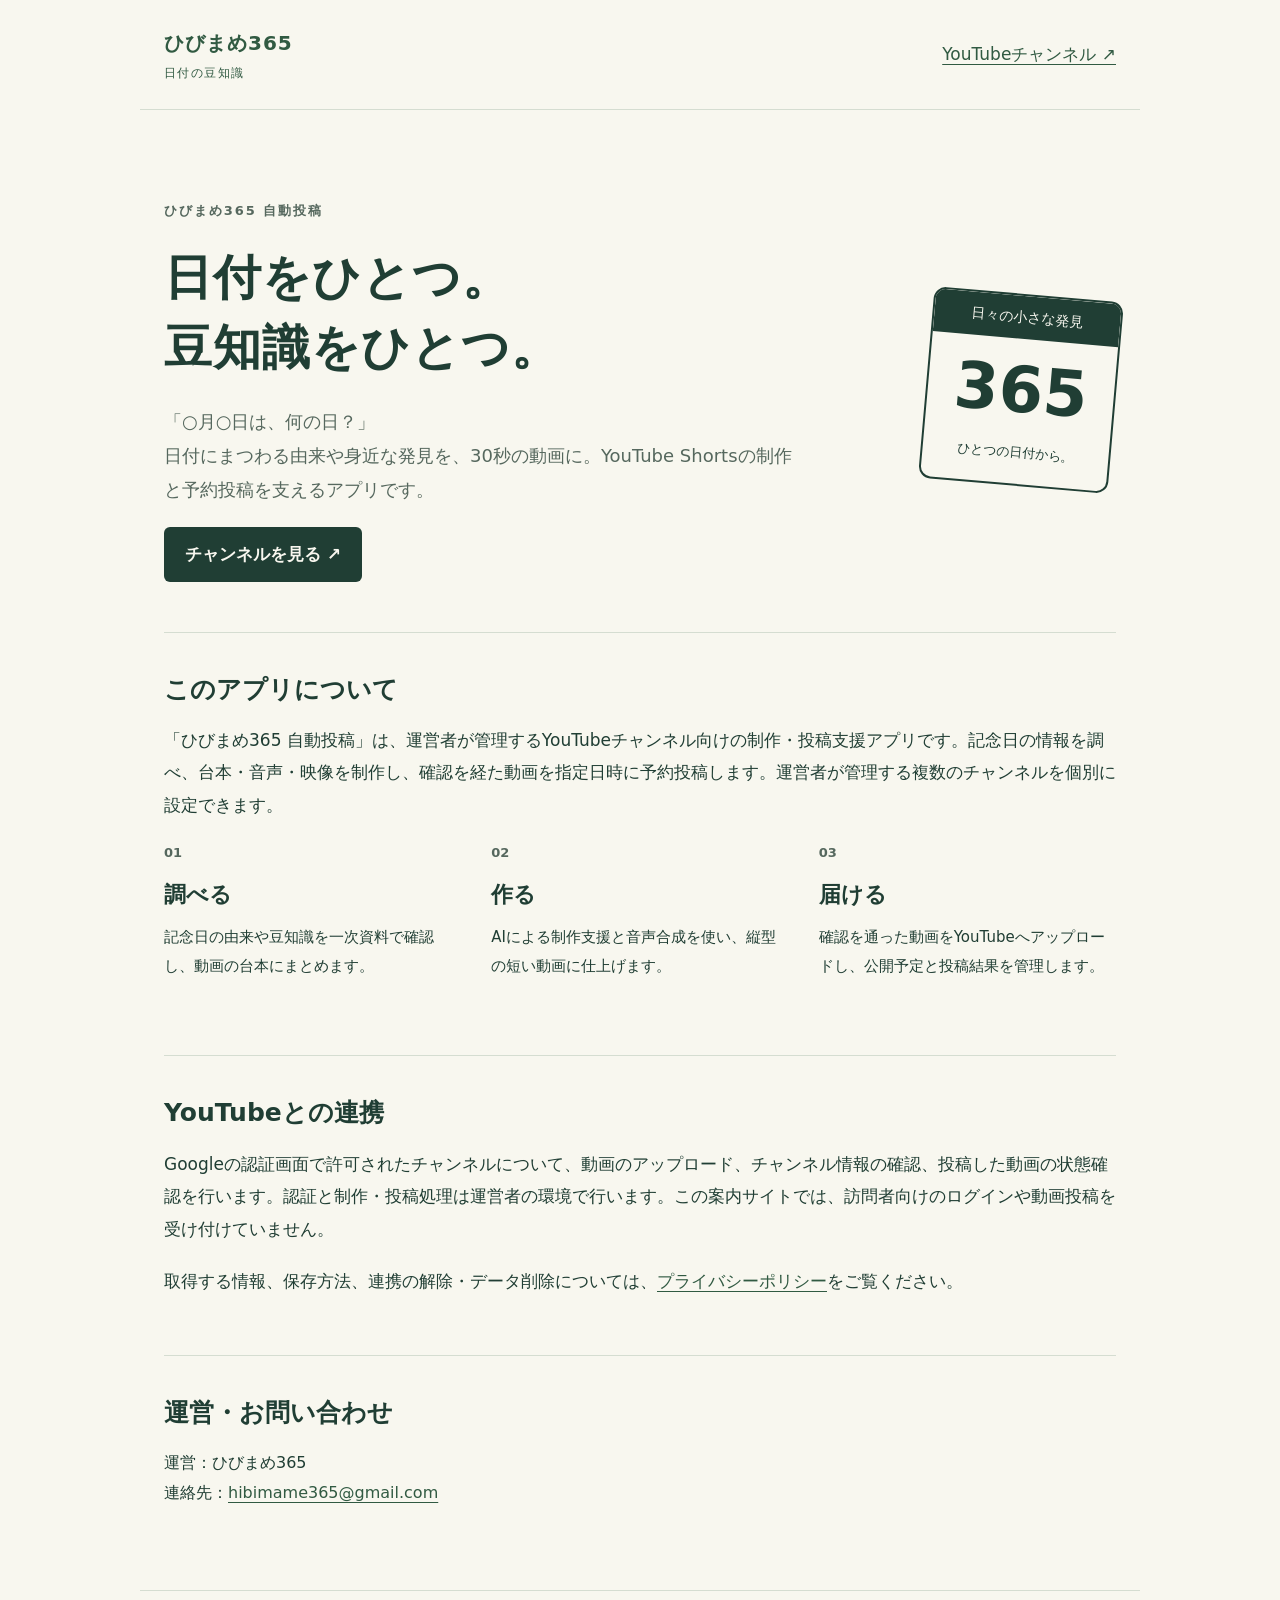
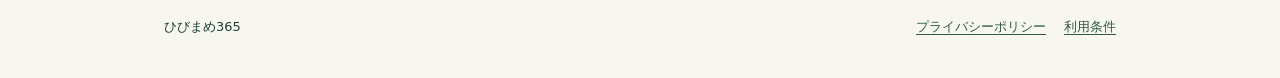
<file: index.html>
<!doctype html>
<html lang="ja"><head><meta charset="utf-8"><meta name="viewport" content="width=device-width,initial-scale=1"><meta name="description" content="ひびまめ365 自動投稿の公式案内。日付にまつわる豆知識を届けるYouTube Shortsの制作・予約投稿を支援する、運営者用アプリです。"><title>ひびまめ365 自動投稿｜アプリのご案内</title><link rel="stylesheet" href="style.css"><meta name="google-site-verification" content="xLStbRIrI64ZVyR7A5XTIb4YJN61AYlKD3XMLH-GDpo" /></head>
<body><header><a class="brand" href="index.html">ひびまめ365<small>日付の豆知識</small></a><a href="https://www.youtube.com/channel/UCzqX-Uypz1P1YFxhvc1vj0g">YouTubeチャンネル ↗</a></header>
<main><div class="hero"><div><p class="eyebrow">ひびまめ365 自動投稿</p><h1>日付をひとつ。<br>豆知識をひとつ。</h1><p class="lead">「○月○日は、何の日？」<br>日付にまつわる由来や身近な発見を、30秒の動画に。YouTube Shortsの制作と予約投稿を支えるアプリです。</p><a class="button" href="https://www.youtube.com/channel/UCzqX-Uypz1P1YFxhvc1vj0g">チャンネルを見る ↗</a></div><div class="calendar" aria-hidden="true"><div>日々の小さな発見</div><strong>365</strong><span>ひとつの日付から。</span></div></div>
<section><h2>このアプリについて</h2><p>「ひびまめ365 自動投稿」は、運営者が管理するYouTubeチャンネル向けの制作・投稿支援アプリです。記念日の情報を調べ、台本・音声・映像を制作し、確認を経た動画を指定日時に予約投稿します。運営者が管理する複数のチャンネルを個別に設定できます。</p><ol class="flow"><li><b>01</b><strong>調べる</strong><p>記念日の由来や豆知識を一次資料で確認し、動画の台本にまとめます。</p></li><li><b>02</b><strong>作る</strong><p>AIによる制作支援と音声合成を使い、縦型の短い動画に仕上げます。</p></li><li><b>03</b><strong>届ける</strong><p>確認を通った動画をYouTubeへアップロードし、公開予定と投稿結果を管理します。</p></li></ol></section>
<section><h2>YouTubeとの連携</h2><p>Googleの認証画面で許可されたチャンネルについて、動画のアップロード、チャンネル情報の確認、投稿した動画の状態確認を行います。認証と制作・投稿処理は運営者の環境で行います。この案内サイトでは、訪問者向けのログインや動画投稿を受け付けていません。</p><p>取得する情報、保存方法、連携の解除・データ削除については、<a href="privacy.html">プライバシーポリシー</a>をご覧ください。</p></section>
<section class="contact"><h2>運営・お問い合わせ</h2><p>運営：ひびまめ365<br>連絡先：<a href="mailto:hibimame365@gmail.com">hibimame365@gmail.com</a></p></section></main>
<footer><span>ひびまめ365</span><nav aria-label="ポリシー"><a href="privacy.html">プライバシーポリシー</a><a href="terms.html">利用条件</a></nav></footer></body></html>
</file>
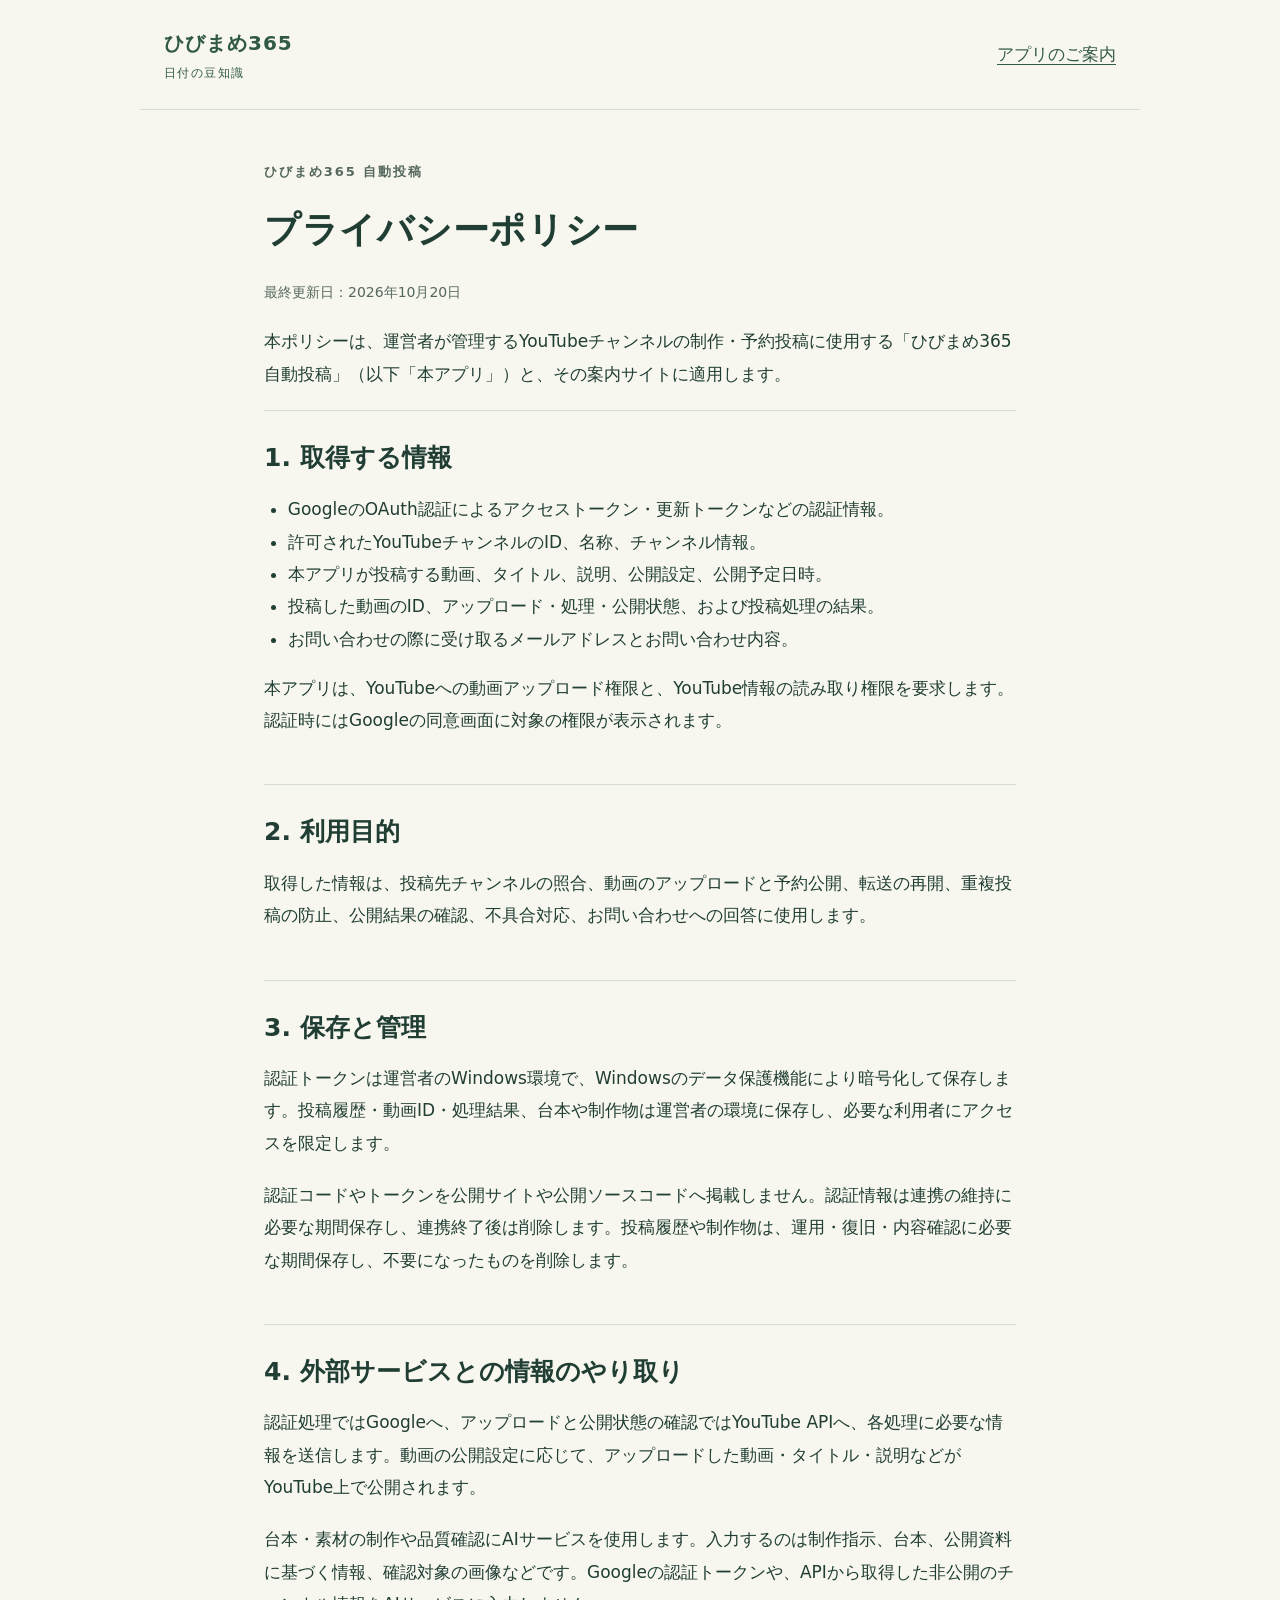
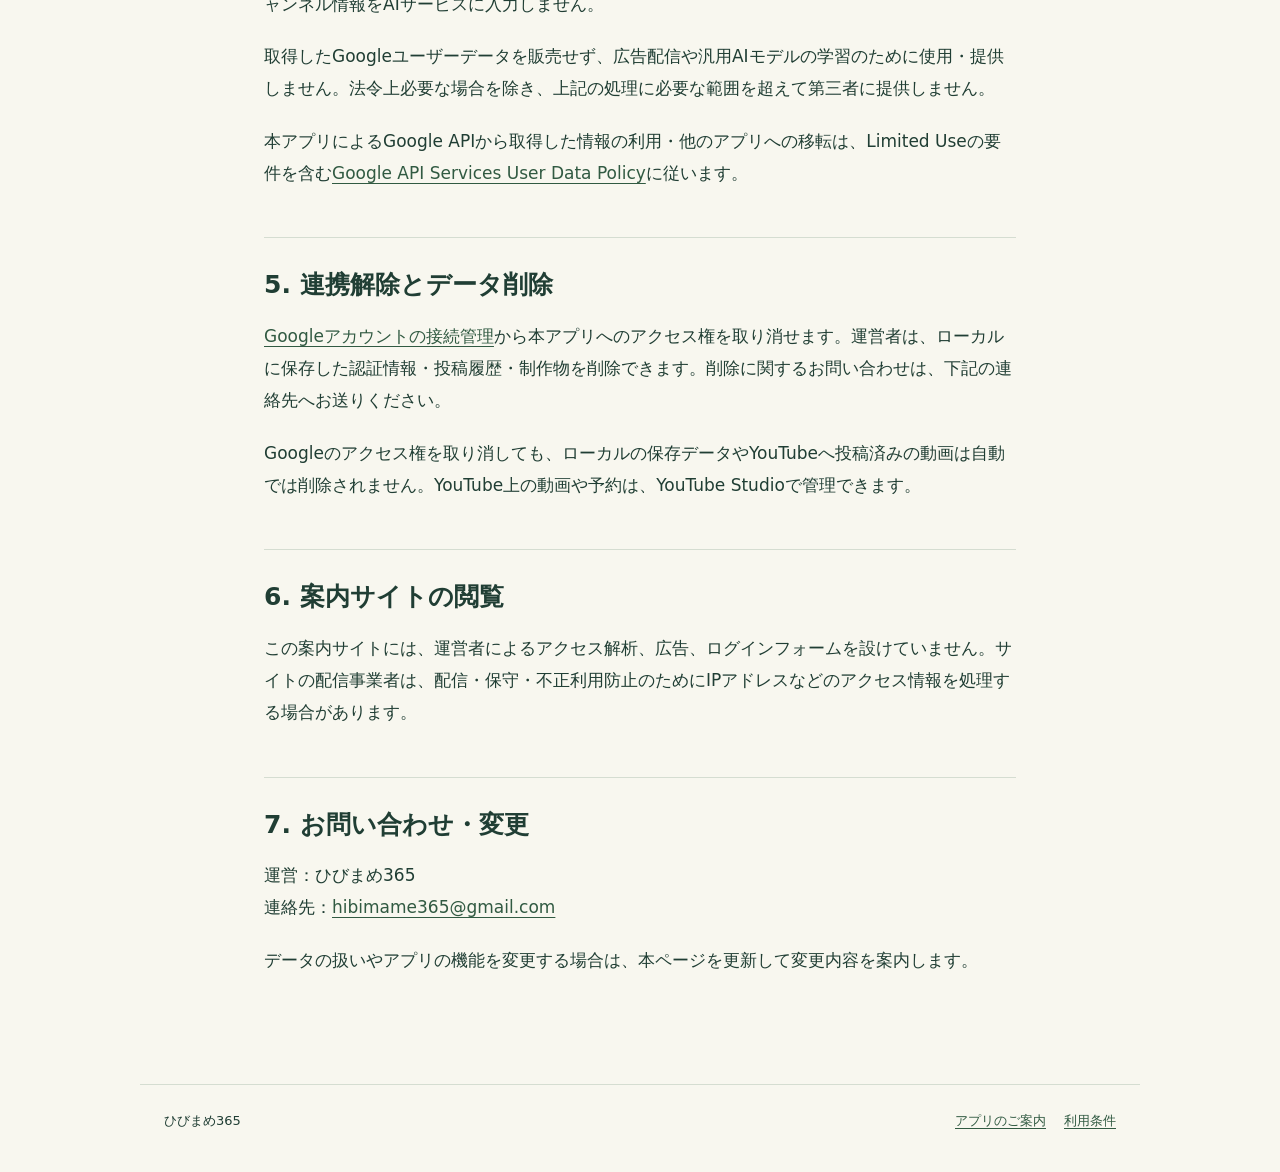
<file: privacy.html>
<!doctype html>
<html lang="ja"><head><meta charset="utf-8"><meta name="viewport" content="width=device-width,initial-scale=1"><meta name="description" content="ひびまめ365 自動投稿におけるGoogle・YouTubeの情報の取得、利用、保存、連携解除と削除について。"><title>プライバシーポリシー｜ひびまめ365 自動投稿</title><link rel="stylesheet" href="style.css"></head>
<body><header><a class="brand" href="index.html">ひびまめ365<small>日付の豆知識</small></a><a href="index.html">アプリのご案内</a></header><main class="legal"><p class="eyebrow">ひびまめ365 自動投稿</p><h1>プライバシーポリシー</h1><p class="date">最終更新日：2026年10月20日</p><p>本ポリシーは、運営者が管理するYouTubeチャンネルの制作・予約投稿に使用する「ひびまめ365 自動投稿」（以下「本アプリ」）と、その案内サイトに適用します。</p>
<section><h2>1. 取得する情報</h2><ul><li>GoogleのOAuth認証によるアクセストークン・更新トークンなどの認証情報。</li><li>許可されたYouTubeチャンネルのID、名称、チャンネル情報。</li><li>本アプリが投稿する動画、タイトル、説明、公開設定、公開予定日時。</li><li>投稿した動画のID、アップロード・処理・公開状態、および投稿処理の結果。</li><li>お問い合わせの際に受け取るメールアドレスとお問い合わせ内容。</li></ul><p>本アプリは、YouTubeへの動画アップロード権限と、YouTube情報の読み取り権限を要求します。認証時にはGoogleの同意画面に対象の権限が表示されます。</p></section>
<section><h2>2. 利用目的</h2><p>取得した情報は、投稿先チャンネルの照合、動画のアップロードと予約公開、転送の再開、重複投稿の防止、公開結果の確認、不具合対応、お問い合わせへの回答に使用します。</p></section>
<section><h2>3. 保存と管理</h2><p>認証トークンは運営者のWindows環境で、Windowsのデータ保護機能により暗号化して保存します。投稿履歴・動画ID・処理結果、台本や制作物は運営者の環境に保存し、必要な利用者にアクセスを限定します。</p><p>認証コードやトークンを公開サイトや公開ソースコードへ掲載しません。認証情報は連携の維持に必要な期間保存し、連携終了後は削除します。投稿履歴や制作物は、運用・復旧・内容確認に必要な期間保存し、不要になったものを削除します。</p></section>
<section><h2>4. 外部サービスとの情報のやり取り</h2><p>認証処理ではGoogleへ、アップロードと公開状態の確認ではYouTube APIへ、各処理に必要な情報を送信します。動画の公開設定に応じて、アップロードした動画・タイトル・説明などがYouTube上で公開されます。</p><p>台本・素材の制作や品質確認にAIサービスを使用します。入力するのは制作指示、台本、公開資料に基づく情報、確認対象の画像などです。Googleの認証トークンや、APIから取得した非公開のチャンネル情報をAIサービスに入力しません。</p><p>取得したGoogleユーザーデータを販売せず、広告配信や汎用AIモデルの学習のために使用・提供しません。法令上必要な場合を除き、上記の処理に必要な範囲を超えて第三者に提供しません。</p><p>本アプリによるGoogle APIから取得した情報の利用・他のアプリへの移転は、Limited Useの要件を含む<a href="https://developers.google.com/terms/api-services-user-data-policy">Google API Services User Data Policy</a>に従います。</p></section>
<section><h2>5. 連携解除とデータ削除</h2><p><a href="https://myaccount.google.com/connections">Googleアカウントの接続管理</a>から本アプリへのアクセス権を取り消せます。運営者は、ローカルに保存した認証情報・投稿履歴・制作物を削除できます。削除に関するお問い合わせは、下記の連絡先へお送りください。</p><p>Googleのアクセス権を取り消しても、ローカルの保存データやYouTubeへ投稿済みの動画は自動では削除されません。YouTube上の動画や予約は、YouTube Studioで管理できます。</p></section>
<section><h2>6. 案内サイトの閲覧</h2><p>この案内サイトには、運営者によるアクセス解析、広告、ログインフォームを設けていません。サイトの配信事業者は、配信・保守・不正利用防止のためにIPアドレスなどのアクセス情報を処理する場合があります。</p></section>
<section><h2>7. お問い合わせ・変更</h2><p>運営：ひびまめ365<br>連絡先：<a href="mailto:hibimame365@gmail.com">hibimame365@gmail.com</a></p><p>データの扱いやアプリの機能を変更する場合は、本ページを更新して変更内容を案内します。</p></section></main><footer><span>ひびまめ365</span><nav aria-label="ポリシー"><a href="index.html">アプリのご案内</a><a href="terms.html">利用条件</a></nav></footer></body></html>
</file>
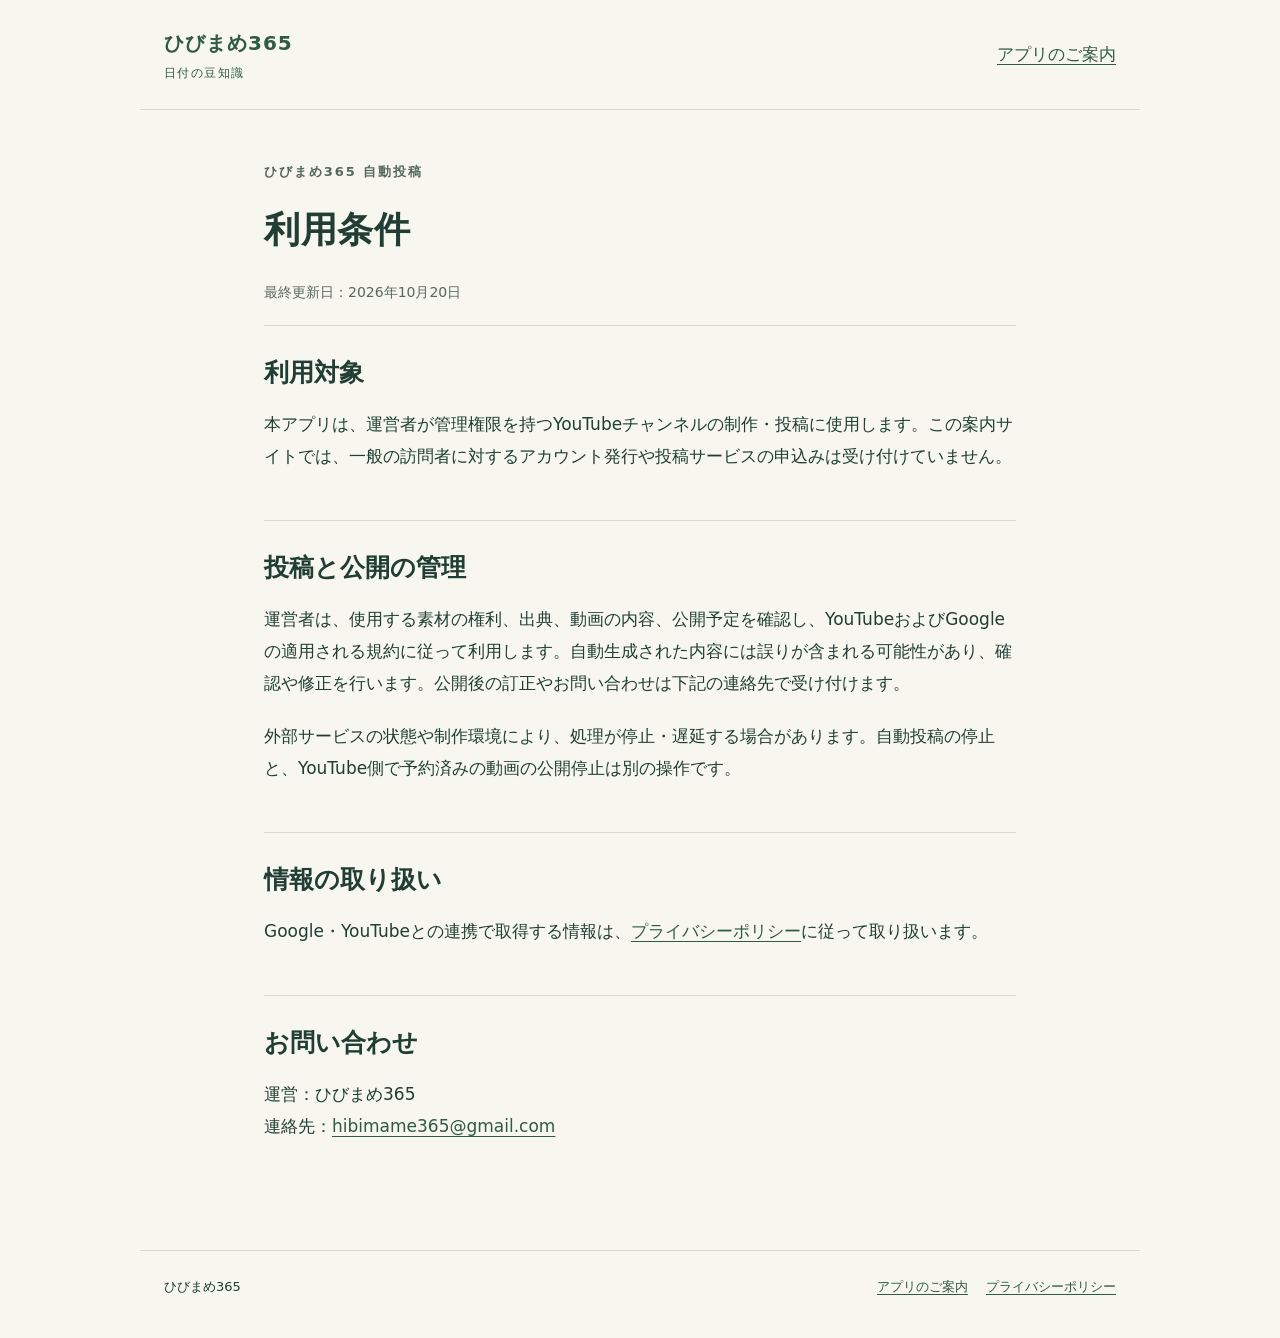
<file: terms.html>
<!doctype html>
<html lang="ja"><head><meta charset="utf-8"><meta name="viewport" content="width=device-width,initial-scale=1"><meta name="description" content="ひびまめ365 自動投稿の利用対象、投稿管理、情報の取り扱いとお問い合わせについて。"><title>利用条件｜ひびまめ365 自動投稿</title><link rel="stylesheet" href="style.css"></head>
<body><header><a class="brand" href="index.html">ひびまめ365<small>日付の豆知識</small></a><a href="index.html">アプリのご案内</a></header><main class="legal"><p class="eyebrow">ひびまめ365 自動投稿</p><h1>利用条件</h1><p class="date">最終更新日：2026年10月20日</p>
<section><h2>利用対象</h2><p>本アプリは、運営者が管理権限を持つYouTubeチャンネルの制作・投稿に使用します。この案内サイトでは、一般の訪問者に対するアカウント発行や投稿サービスの申込みは受け付けていません。</p></section>
<section><h2>投稿と公開の管理</h2><p>運営者は、使用する素材の権利、出典、動画の内容、公開予定を確認し、YouTubeおよびGoogleの適用される規約に従って利用します。自動生成された内容には誤りが含まれる可能性があり、確認や修正を行います。公開後の訂正やお問い合わせは下記の連絡先で受け付けます。</p><p>外部サービスの状態や制作環境により、処理が停止・遅延する場合があります。自動投稿の停止と、YouTube側で予約済みの動画の公開停止は別の操作です。</p></section>
<section><h2>情報の取り扱い</h2><p>Google・YouTubeとの連携で取得する情報は、<a href="privacy.html">プライバシーポリシー</a>に従って取り扱います。</p></section>
<section><h2>お問い合わせ</h2><p>運営：ひびまめ365<br>連絡先：<a href="mailto:hibimame365@gmail.com">hibimame365@gmail.com</a></p></section></main><footer><span>ひびまめ365</span><nav aria-label="ポリシー"><a href="index.html">アプリのご案内</a><a href="privacy.html">プライバシーポリシー</a></nav></footer></body></html>
</file>
<file: style.css>
:root{color-scheme:light;--paper:#f8f7ef;--ink:#203e34;--muted:#56685e;--line:#d5ddd1;--accent:#315a42}*{box-sizing:border-box}body{margin:0;background:var(--paper);color:var(--ink);font:17px/1.9 system-ui,-apple-system,"Yu Gothic","Meiryo",sans-serif}a{color:var(--accent);text-underline-offset:.23em}a:hover{color:#132e1e}a:focus-visible{outline:3px solid #b27728;outline-offset:5px}header,main,footer{max-width:1000px;margin:auto;padding:24px}header{display:flex;align-items:center;justify-content:space-between;gap:24px;border-bottom:1px solid var(--line)}.brand{font-weight:750;text-decoration:none;font-size:20px;letter-spacing:.05em}.brand small{font-size:12px;display:block;font-weight:500;letter-spacing:.12em}.eyebrow{font-size:13px;font-weight:700;letter-spacing:.15em;color:var(--muted)}.hero{display:grid;grid-template-columns:1fr 190px;gap:48px;align-items:center;padding:65px 0 50px}.calendar{border:2px solid var(--ink);border-radius:12px;text-align:center;overflow:hidden;transform:rotate(5deg)}.calendar div{background:var(--ink);color:var(--paper);font-size:14px;padding:8px}.calendar strong{display:block;font-size:64px;line-height:1.6}.calendar span{display:block;font-size:13px;padding-bottom:18px}h1{font-size:clamp(30px,5vw,48px);line-height:1.45;letter-spacing:.02em;margin:12px 0 22px}h2{font-size:25px;line-height:1.5;margin:0 0 16px}h3{font-size:19px;margin:25px 0 8px}p{margin:0 0 20px}.lead{max-width:640px;color:var(--muted);font-size:18px}.button{display:inline-block;background:var(--ink);color:var(--paper);padding:11px 21px;border-radius:6px;text-decoration:none;font-weight:650}.button:hover{background:#345c49;color:white}section{padding:38px 0;border-top:1px solid var(--line)}.flow{list-style:none;padding:0;display:grid;grid-template-columns:repeat(3,1fr);gap:30px}.flow b{display:block;color:var(--muted);font-size:13px}.flow strong{display:block;font-size:22px;margin:8px 0}.flow p{font-size:15px}.contact{font-size:16px}.legal{max-width:800px;padding-top:50px;padding-bottom:60px}.legal h1{font-size:36px}.legal section{padding:28px 0}.legal ul{padding-left:1.4em}.date{font-size:14px;color:var(--muted)}footer{border-top:1px solid var(--line);display:flex;justify-content:space-between;gap:20px;font-size:13px;padding-bottom:38px}footer nav{display:flex;flex-wrap:wrap;gap:8px 18px}a,p,li{overflow-wrap:anywhere}@media(max-width:640px){header,main,footer{padding-left:20px;padding-right:20px}header{align-items:flex-start}header>a:last-child{font-size:14px}.hero{grid-template-columns:1fr;padding:35px 0;gap:28px}.calendar{width:140px;justify-self:end;grid-row:1}.calendar strong{font-size:45px}.calendar span{padding-bottom:12px}.flow{grid-template-columns:1fr;gap:8px}.flow p{margin-bottom:10px}footer{flex-direction:column}.legal h1{font-size:29px}}
</file>
